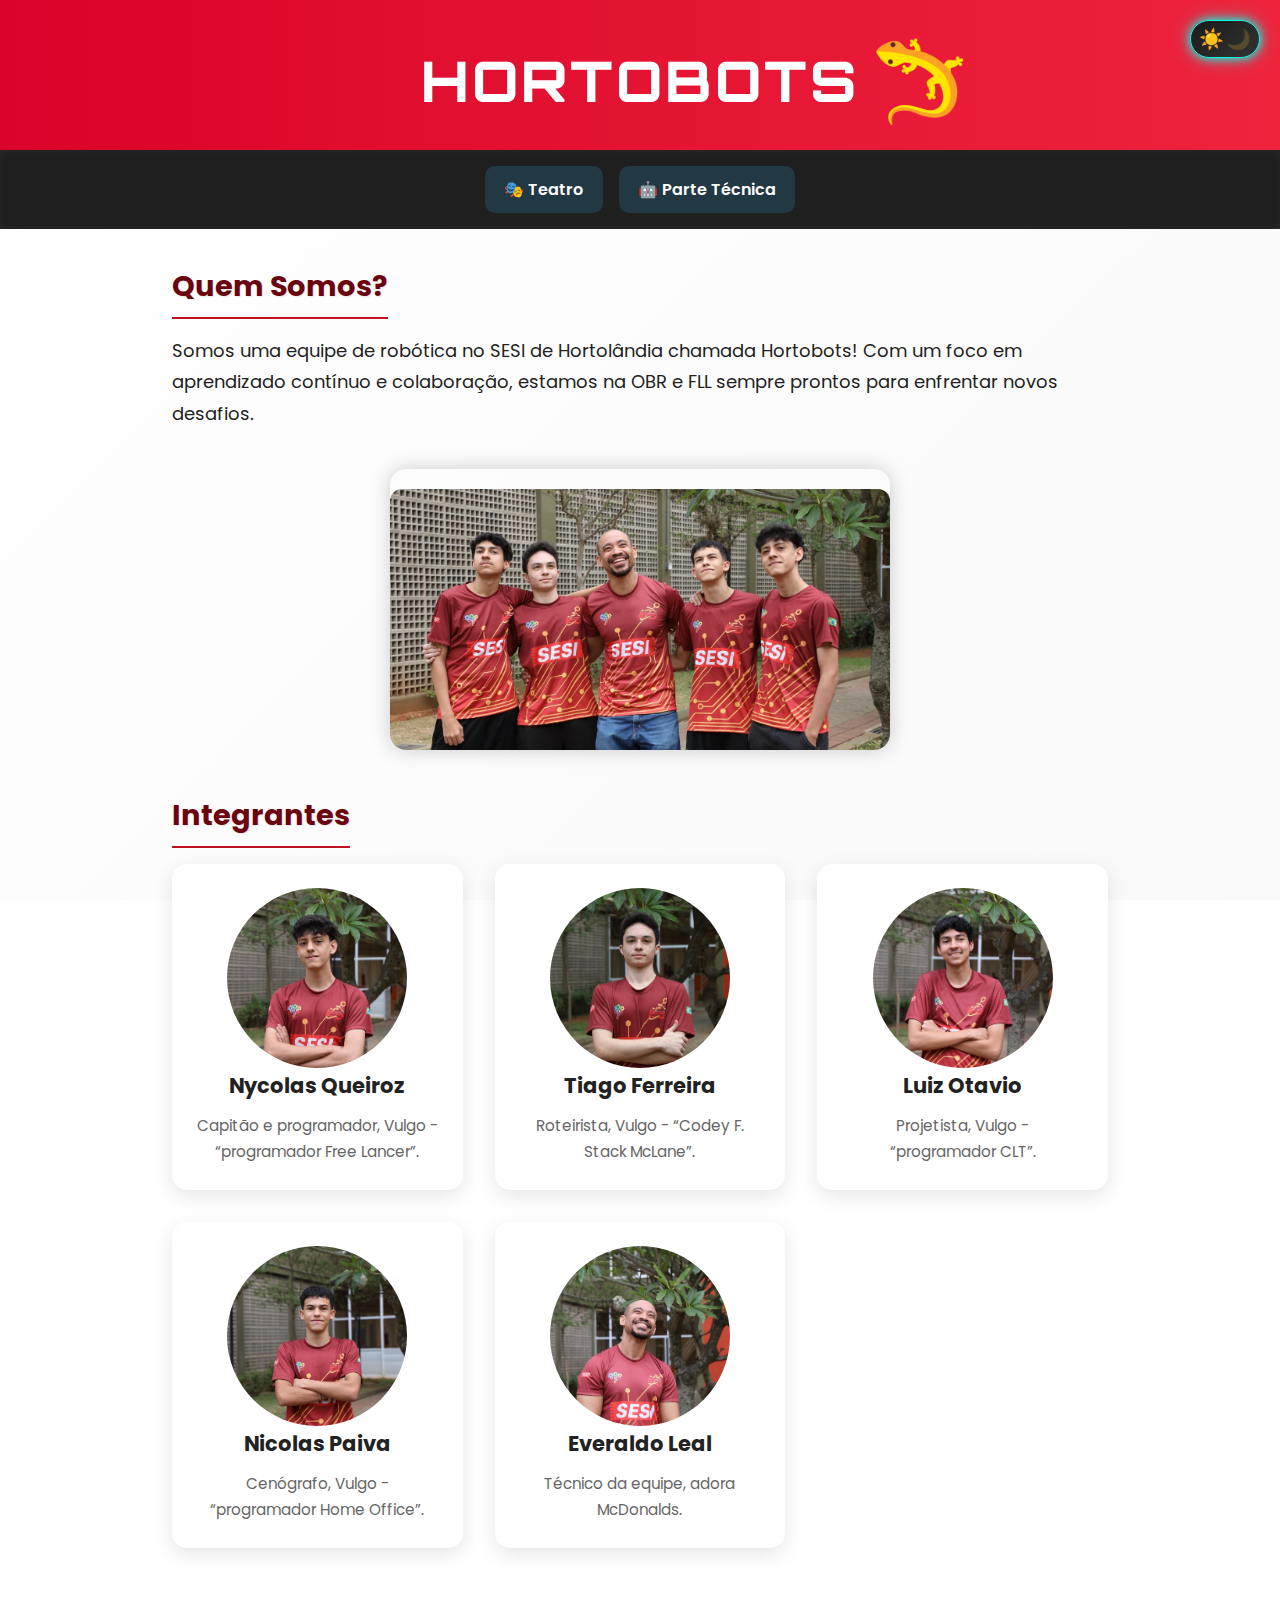
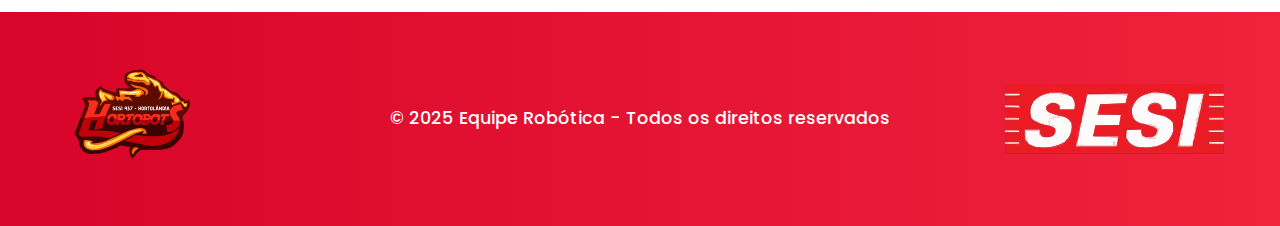
<file: index.html>
<!DOCTYPE html>
<html lang="pt-BR">
<head>
<meta charset="UTF-8" />
<meta name="viewport" content="width=device-width, initial-scale=1.0" />
<title>Hortobots - HOME</title>

<!-- Fonte moderna -->
<link href="https://fonts.googleapis.com/css2?family=Orbitron:wght@500&family=Poppins:wght@300;400;600&display=swap" rel="stylesheet">

<!-- Estilo -->
<link rel="stylesheet" href="styles.css" />

</head>
<body>

  <header>
    <div class="header-content">
      <h1>HORTOBOTS</h1>
      <img src="./img/AI__4_-removebg-preview.png" alt="Calango animado" class="calango-img" />
    </div>
  </header>
  
  <div class="theme-switch-wrapper">
    <label class="theme-switch" for="checkbox">
      <input type="checkbox" id="checkbox" onchange="toggleDarkMode()">
      <div class="slider-icon">
        <span class="sun">☀️</span>
        <span class="moon">🌙</span>
      </div>
    </label>
  </div>
 
  
  <nav>
    <a href="teatro/index-teatro.html">🎭 Teatro</a>
    <a href="tecnico/index.html">🤖 Parte Técnica</a>
  </nav>
  
  <main>
    <section class="sobre">
      <div class="container">
        <h2>Quem Somos?</h2>
        <p>
          Somos uma equipe de robótica no SESI de Hortolândia chamada Hortobots! Com um foco em aprendizado contínuo e colaboração, estamos na OBR e FLL sempre prontos para enfrentar novos desafios.
        </p>
      </div>
    </section>
    
    <section class="Hortobots">
      <div class="container">
        <div class="grupo-flip" onclick="flipGrupo()">
          <div class="grupo-inner" id="grupoCard">
            <div class="grupo-front">
              <img src="./img/hortobots.jpeg" alt="Foto da equipe Hortobots" class="img-em-grupo" />
            </div>
            <div class="grupo-back">
              <video class="video-grupo" src="./img/animação hortobots.mp4" muted loop></video>
            </div>
          </div>
        </div>
      </div>
    </section>
  
    <section class="integrantes">
      <div class="container">
        <h2>Integrantes</h2>
  
        <div class="grid-membros">
          <article class="team-member">
            <div class="profile-wrapper">
              <div class="flip-card">
                <div class="front">
                  <img src="./img/Queiroz.jpeg" alt="Foto Queiroz">
                </div>
                <div class="back">
                  <video class="team-animation" muted loop>
                    <source src="./img/animação queiroz.mp4" type="video/mp4">
                  </video>
                </div>
              </div>
            </div>
            <h3 class="team-member-name" onclick="flip(this)">Nycolas Queiroz</h3>
            <p class="team-member-info">Capitão e programador, Vulgo - “programador Free Lancer”.</p>
          </article>
  
          <article class="team-member">
            <div class="profile-wrapper">
              <div class="flip-card">
                <div class="front">
                  <img src="./img/Tiago.jpeg" alt="Foto Tiago">
                </div>
                <div class="back">
                  <video class="team-animation" muted loop>
                    <source src="./img/animaçãoTiago.mp4" type="video/mp4">
                  </video>
                </div>
              </div>
            </div>
            <h3 class="team-member-name" onclick="flip(this)">Tiago Ferreira</h3>
            <p class="team-member-info">Roteirista, Vulgo - “Codey F. Stack McLane”.</p>
          </article>
          
          <article class="team-member">
            <div class="profile-wrapper">
              <div class="flip-card">
                <div class="front">
                  <img src="./img/Luiz.jpeg" alt="Foto Luiz">
                </div>
                <div class="back">
                  <video class="team-animation" muted loop>
                    <source src="./img/animaçãoluiz.mp4" type="video/mp4">
                  </video>
                </div>
              </div>
            </div>
            <h3 class="team-member-name" onclick="flip(this)">Luiz Otavio</h3>
            <p class="team-member-info">Projetista, Vulgo - “programador CLT”.</p>
          </article>
          
          <article class="team-member">
            <div class="profile-wrapper">
              <div class="flip-card">
                <div class="front">
                  <img src="./img/Paiva.jpeg" alt="Foto Nicolas">
                </div>
                <div class="back">
                  <video class="team-animation" muted loop>
                    <source src="./img/paivaanimação.mp4" type="video/mp4">
                  </video>
                </div>
              </div>
            </div>
            <h3 class="team-member-name" onclick="flip(this)">Nicolas Paiva</h3>
            <p class="team-member-info">Cenógrafo, Vulgo - “programador Home Office”.</p>
          </article>
          
          <article class="team-member">
            <div class="profile-wrapper">
              <div class="flip-card">
                <div class="front">
                  <img src="./img/Everaldo.jpeg" alt="Foto Everaldo">
                </div>
                <div class="back">
                  <video class="team-animation" muted loop>
                    <source src="./img/anamação Everaldo.mp4" type="video/mp4">
                  </video>
                </div>
              </div>
            </div>
            <h3 class="team-member-name" onclick="flip(this)">Everaldo Leal</h3>
            <p class="team-member-info">Técnico da equipe, adora McDonalds.</p>
          </article>
          
  
        </div>
      </div>
    </section>
  </main>
  
  <footer>
    <div class="footer-content">
      <img src="./img/logo.svg" alt="Logo Esquerda" class="footer-logo logo-esquerda" />
      <div class="footer-text">
        <p>© 2025 Equipe Robótica - Todos os direitos reservados</p>
      </div>
      <img src="./img/sesi-logo.svg" alt="Logo Direita" class="footer-logo logo-direita" />
    </div>
  </footer>
  
  <script>
    function flip(element) {
      const card = element.previousElementSibling.querySelector('.flip-card');
      card.classList.toggle('flipped');
      const video = card.querySelector('video');
      if (card.classList.contains('flipped')) {
        video.play();
      } else {
        video.pause();
      }
    }
  
    const darkMode = localStorage.getItem('darkMode');
    if (darkMode === 'enabled') {
      document.body.classList.add('dark-mode');
      document.querySelector('.theme-switch input').checked = true;
    }
  
    document.querySelector('.theme-switch input').addEventListener('change', () => {
      if (event.target.checked) {
        document.body.classList.add('dark-mode');
        localStorage.setItem('darkMode', 'enabled');
      } else {
        document.body.classList.remove('dark-mode');
        localStorage.setItem('darkMode', 'disabled');
      }
    });

    
  function flipGrupo() {
    const flip = document.querySelector('.grupo-flip');
    const video = flip.querySelector('video');
    flip.classList.toggle('flipped');

    if (flip.classList.contains('flipped')) {
      video.play();
    } else {
      video.pause();
      video.currentTime = 0;
    }
  }

  </script>
  
  </body>
  </html>
</file>
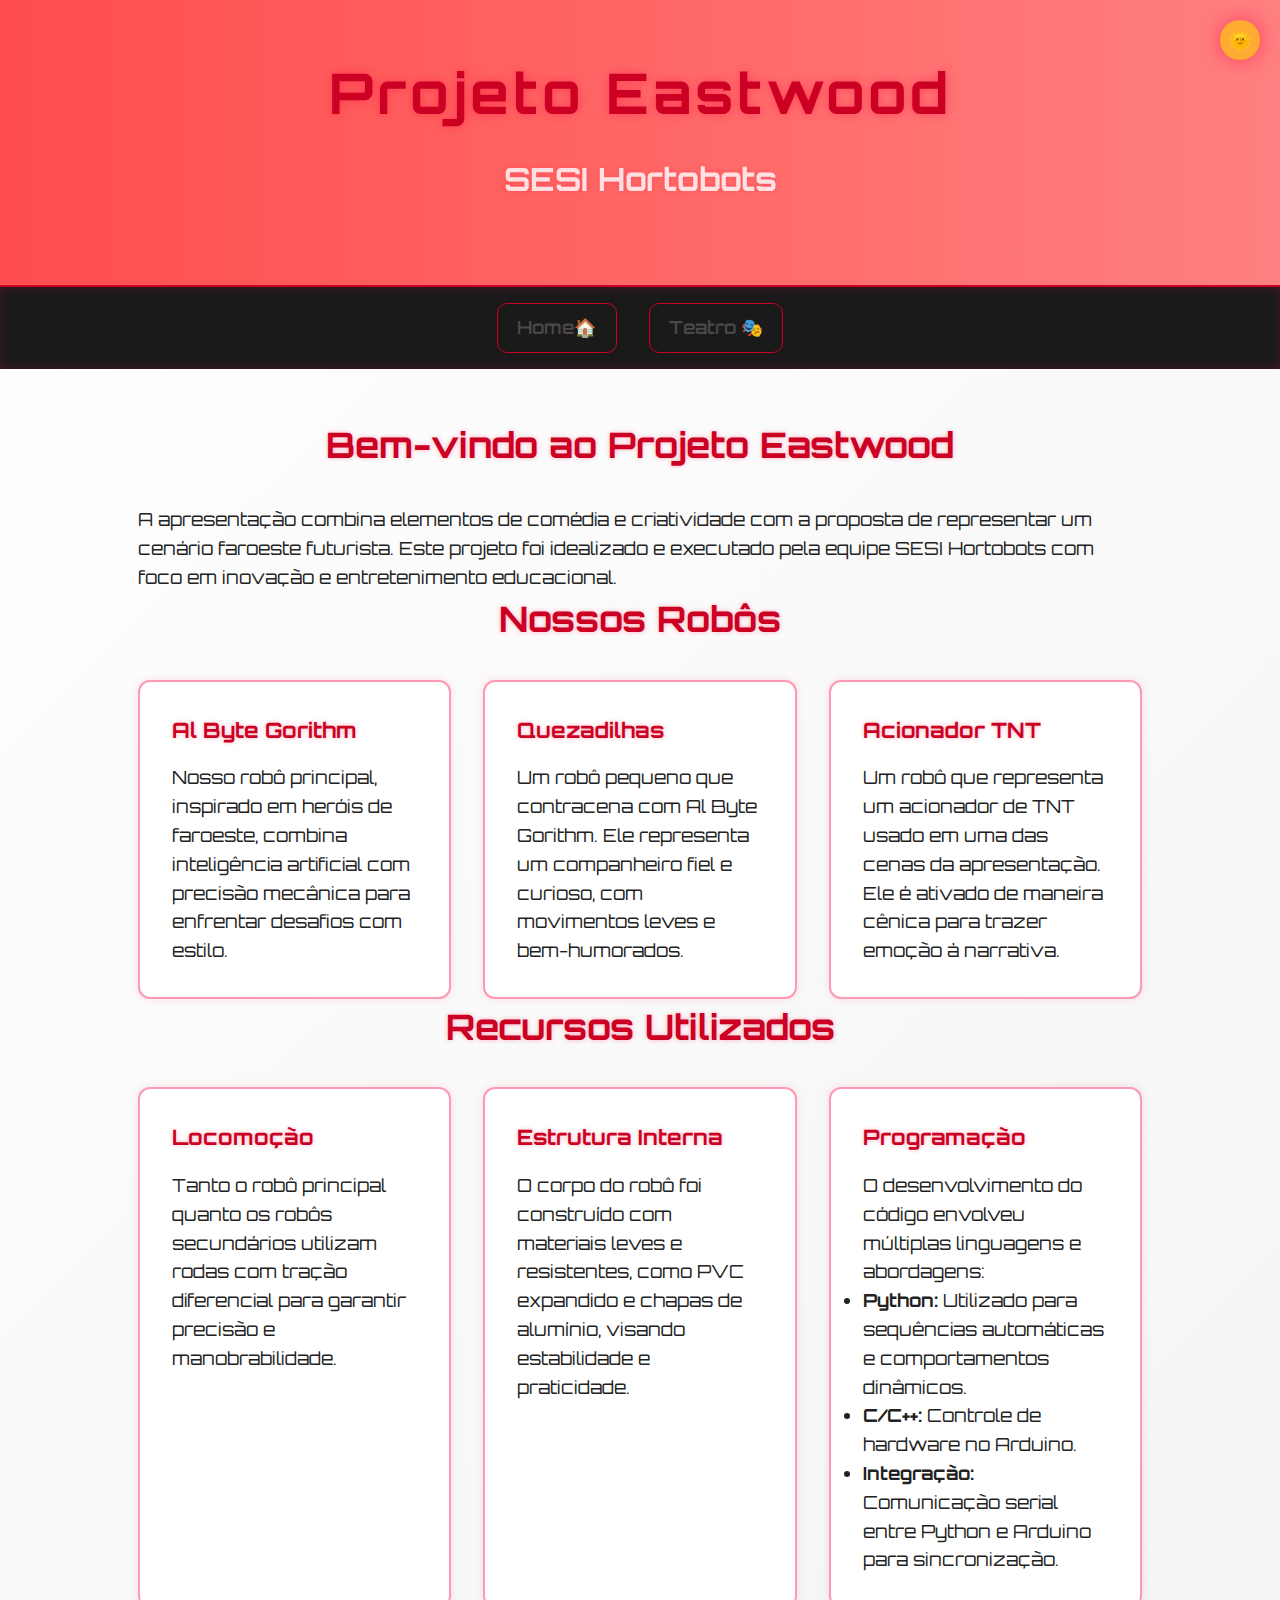
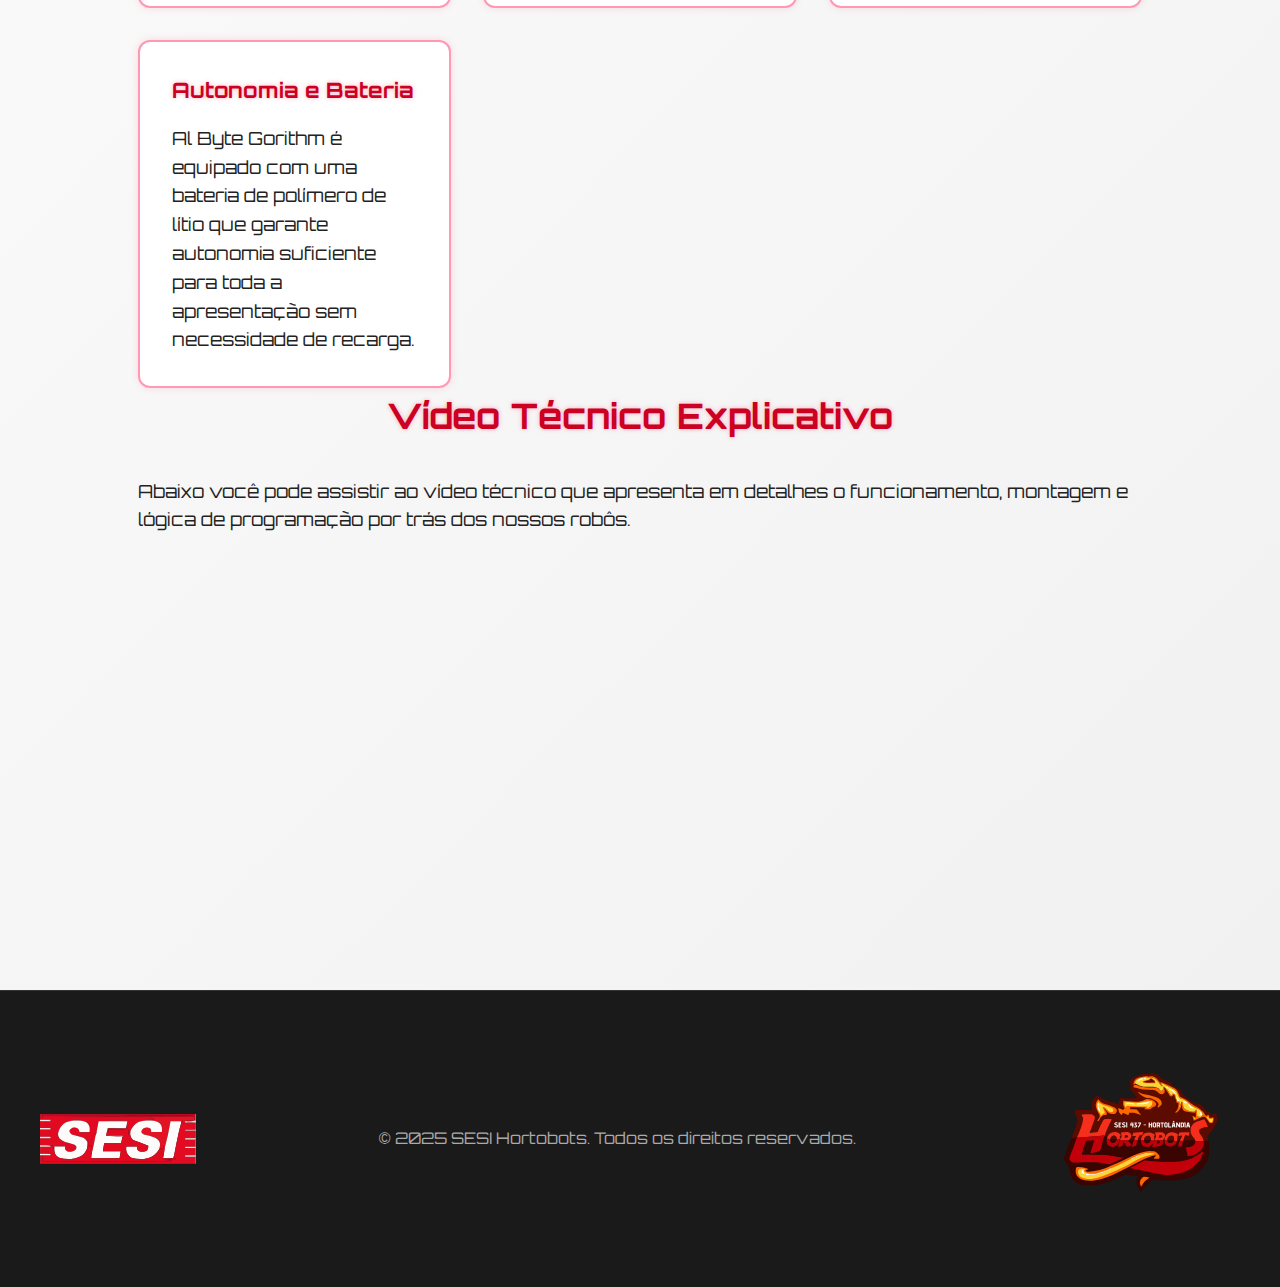
<file: tecnico/index.html>
<!DOCTYPE html>
<html lang="pt-br" data-theme="light">

<head>
  <meta charset="UTF-8">
  <meta name="viewport" content="width=device-width, initial-scale=1.0">
  <title>Projeto Eastwood - SESI Hortobots</title>
  <link rel="stylesheet" href="styles.css">
</head>

<body>
  <!-- Botão para alternar entre os temas -->
  <div class="switch-container" onclick="toggleTheme()">
    <div class="switch-icon sun">
      🌞
    </div>
    <div class="switch-icon moon">
      🌙
    </div>
  </div>



  <header>
    <h1>Projeto Eastwood</h1>
    <h2>SESI Hortobots</h2>
  </header>

  <nav>
    <a href="../index.html">Home🏠</a>
    <a href="../teatro/index-teatro.html">Teatro 🎭</a>


  </nav>

  <main>
    <section class="intro">
      <h2>Bem-vindo ao Projeto Eastwood</h2>
      <p>A apresentação combina elementos de comédia e criatividade com a proposta de representar um cenário faroeste
        futurista. Este projeto foi idealizado e executado pela equipe SESI Hortobots com foco em inovação e
        entretenimento educacional.</p>
    </section>

    <section id="robos">
      <h2>Nossos Robôs</h2>
      <div class="card-grid">
        <div class="card">
          <h3>Al Byte Gorithm</h3>
          <p>Nosso robô principal, inspirado em heróis de faroeste, combina inteligência artificial com precisão
            mecânica para enfrentar desafios com estilo.</p>
        </div>
        <div class="card">
          <h3>Quezadilhas</h3>
          <p>Um robô pequeno que contracena com Al Byte Gorithm. Ele representa um companheiro fiel e curioso, com
            movimentos leves e bem-humorados.</p>
        </div>
        <div class="card">
          <h3>Acionador TNT</h3>
          <p>Um robô que representa um acionador de TNT usado em uma das cenas da apresentação. Ele é ativado de maneira
            cênica para trazer emoção à narrativa.</p>
        </div>
      </div>
    </section>

    <section id="recursos">
      <h2>Recursos Utilizados</h2>
      <div class="card-grid">
        <div class="card">
          <h3>Locomoção</h3>
          <p>Tanto o robô principal quanto os robôs secundários utilizam rodas com tração diferencial para garantir
            precisão e manobrabilidade.</p>
        </div>
        <div class="card">
          <h3>Estrutura Interna</h3>
          <p>O corpo do robô foi construído com materiais leves e resistentes, como PVC expandido e chapas de alumínio,
            visando estabilidade e praticidade.</p>
        </div>
        <div class="card">
          <h3>Programação</h3>
          <p>O desenvolvimento do código envolveu múltiplas linguagens e abordagens:</p>
          <ul>
            <li><strong>Python:</strong> Utilizado para sequências automáticas e comportamentos dinâmicos.</li>
            <li><strong>C/C++:</strong> Controle de hardware no Arduino.</li>
            <li><strong>Integração:</strong> Comunicação serial entre Python e Arduino para sincronização.</li>
          </ul>
        </div>
        <div class="card">
          <h3>Autonomia e Bateria</h3>
          <p>Al Byte Gorithm é equipado com uma bateria de polímero de lítio que garante autonomia suficiente para toda
            a apresentação sem necessidade de recarga.</p>
        </div>
      </div>
    </section>

    <section id="video">
      <h2>Vídeo Técnico Explicativo</h2>
      <p>Abaixo você pode assistir ao vídeo técnico que apresenta em detalhes o funcionamento, montagem e lógica de
        programação por trás dos nossos robôs.</p>
      <!-- Substituir o link abaixo pelo vídeo correto -->
      <iframe width="100%" height="400" src="https://www.youtube.com/embed/2bO-ns-lPuQ" frameborder="0"
        allowfullscreen></iframe>

    </section>
  </main>

  <footer>
    <div class="footer-content">
      <!-- Logo à esquerda -->
      <img src="./img/sesi-logo.svg" alt="Logo SESI" class="footer-logo sesi-logo" />

      <!-- Texto centralizado -->
      <p class="footer-text">© 2025 SESI Hortobots. Todos os direitos reservados.</p>

      <!-- Logo à direita -->
      <img src="./img/logo.svg" alt="Logo Hortobots" class="footer-logo hortobots-logo" />
    </div>
  </footer>

  <script>
    // Função para alternar entre o tema claro e escuro
    function toggleTheme() {
      const html = document.documentElement;
      const switchContainer = document.querySelector('.switch-container');

      // Se o tema atual for claro, muda para escuro
      if (html.classList.contains('light')) {
        html.classList.remove('light');
        html.classList.add('dark');
        switchContainer.classList.add('dark');
        switchContainer.classList.remove('light');
        localStorage.setItem('theme', 'dark'); // Salva a preferência
      } else {
        html.classList.remove('dark');
        html.classList.add('light');
        switchContainer.classList.add('light');
        switchContainer.classList.remove('dark');
        localStorage.setItem('theme', 'light'); // Salva a preferência
      }
    }

    // Verifica se a preferência do tema foi salva
    window.onload = function () {
      const savedTheme = localStorage.getItem('theme');
      const switchContainer = document.querySelector('.switch-container');

      if (savedTheme) {
        document.documentElement.classList.add(savedTheme);
        document.documentElement.setAttribute('data-theme', savedTheme);
        switchContainer.classList.add(savedTheme);
        switchContainer.classList.remove(savedTheme === 'dark' ? 'light' : 'dark');
      } else {
        // Se não houver preferência salva, o site usa o modo claro por padrão
        document.documentElement.classList.add('light');
        document.documentElement.setAttribute('data-theme', 'light');
        switchContainer.classList.add('light');
      }
    };
  </script>

</body>

</html>
</file>
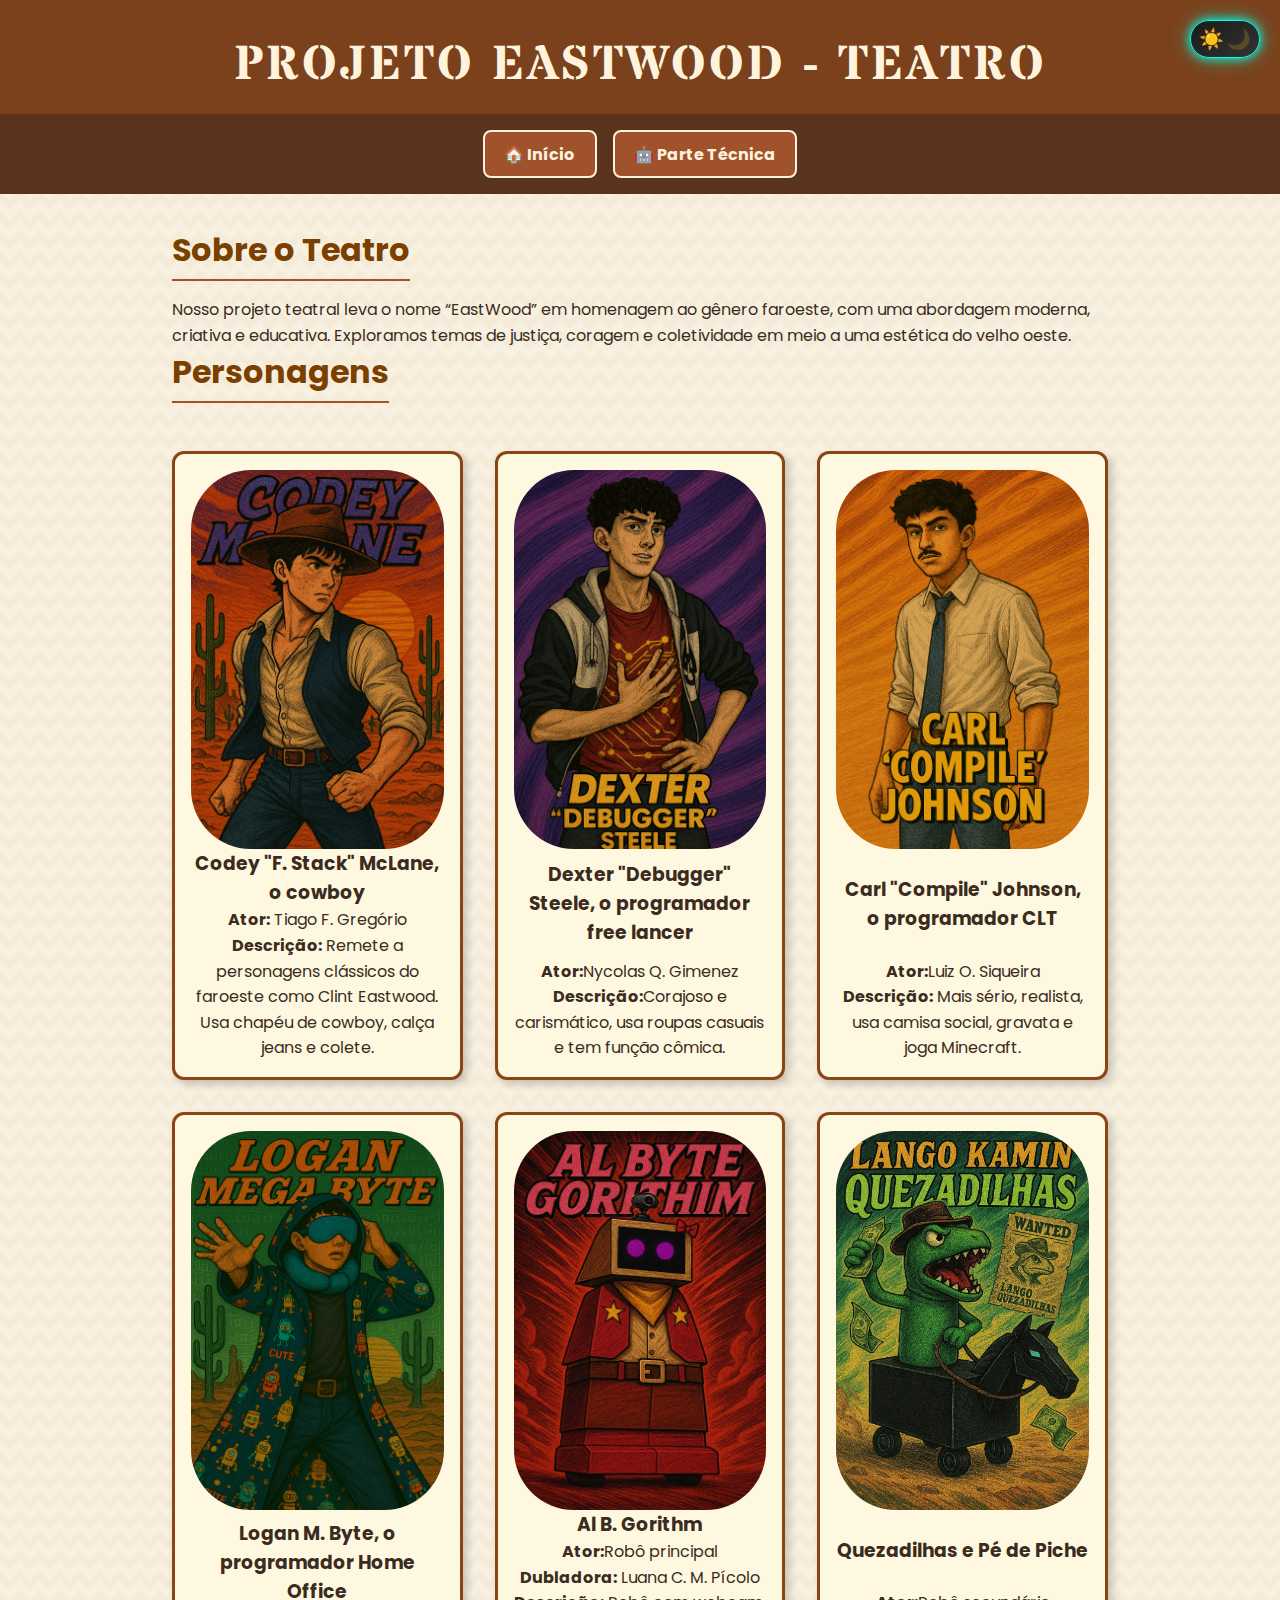
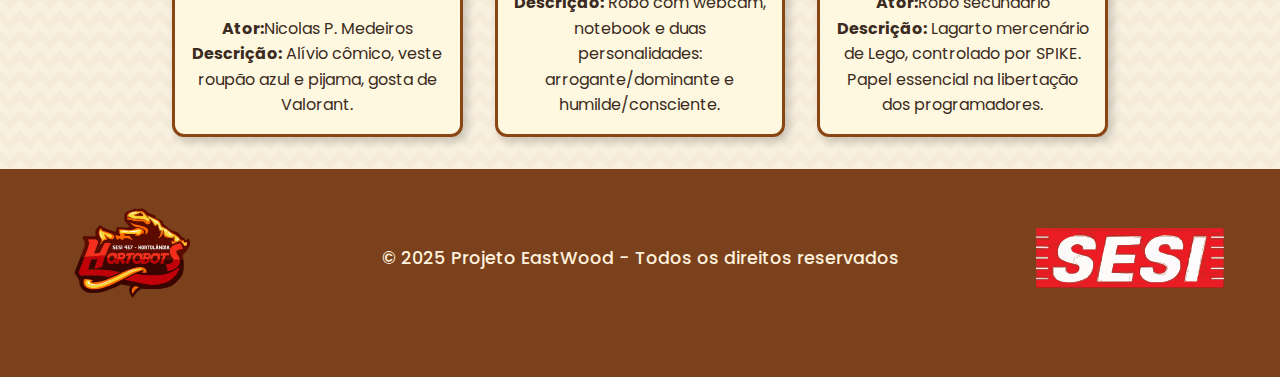
<file: teatro/index-teatro.html>
<!DOCTYPE html>
<html lang="pt-BR">
<head>
  <meta charset="UTF-8" />
  <meta name="viewport" content="width=device-width, initial-scale=1.0" />
  <title>Projeto EastWood - Teatro</title>

  <!-- Fontes -->
  <link href="https://fonts.googleapis.com/css2?family=Stardos+Stencil&family=Poppins:wght@300;400;600&display=swap" rel="stylesheet">
  <link rel="stylesheet" href="./styles.css" />
</head>
<body>
  <header>
    <div class="header-content">
      <h1>Projeto EastWood - Teatro</h1>
    </div>
  </header>
  
  
  <div class="theme-switch-wrapper">
    <label class="theme-switch" for="checkbox">
      <input type="checkbox" id="checkbox">
      <div class="slider-icon">
        <span class="sun">☀️</span>
        <span class="moon">🌙</span>
      </div>
    </label>
  </div>

  <nav>
    <a href="../index.html">🏠 Início</a>
    <a href="../tecnico/index.html">🤖 Parte Técnica</a>
  </nav>

  <main>
    <section class="sobre">
      <div class="container">
        <h2>Sobre o Teatro</h2>
        <p>
          Nosso projeto teatral leva o nome “EastWood” em homenagem ao gênero faroeste, com uma abordagem moderna, criativa e educativa. Exploramos temas de justiça, coragem e coletividade em meio a uma estética do velho oeste.
        </p>
      </div>
    </section>

    <section class="integrantes">
      <div class="container">
        <h2>Personagens</h2>
        <div class="grid-membros">

            <article class="team-member">
                <img src="./img/Tiago.jpeg" alt="Codey McLane">
                <h3 class="team-member-name">Codey "F. Stack" McLane, o cowboy</h3>
                <p class="team-member-info">
                  <strong>Ator:</strong> Tiago F. Gregório<br>
                  <strong>Descrição:</strong> Remete a personagens clássicos do faroeste como Clint Eastwood. Usa chapéu de cowboy, calça jeans e colete.
                </p>
              </article>

              <article class="team-member">
                <img src="./img/Queiroz.jpeg" alt="Dexter Debugger">
                <h3 class="team-member-name">Dexter "Debugger" Steele, o programador free lancer </h3>
                <p class="team-member-info">
                  <strong>Ator:</strong>Nycolas Q. Gimenez<br>
                  <strong>Descrição:</strong>Corajoso e carismático, usa roupas casuais e tem função cômica.
                </p>
              </article>

              <article class="team-member">
                <img src="./img/Luiz.jpeg" alt="Carl Compile">
                <h3 class="team-member-name">Carl "Compile" Johnson, o programador CLT</h3>
                <p class="team-member-info">
                  <strong>Ator:</strong>Luiz O. Siqueira<br>
                  <strong>Descrição:</strong> Mais sério, realista, usa camisa social, gravata e joga Minecraft.
                </p>
              </article>
              <article class="team-member">
                <img src="./img/Paiva.jpeg" alt="Logan M. Byte">
                <h3 class="team-member-name">Logan M. Byte, o programador Home Office</h3>
                <p class="team-member-info">
                  <strong>Ator:</strong>Nicolas P. Medeiros<br>
                  <strong>Descrição:</strong> Alívio cômico, veste roupão azul e pijama, gosta de Valorant.
                </p>
              </article>
              <article class="team-member">
                <img src="./img/WhatsApp Image 2025-04-11 at 20.54.43.jpeg" alt="Al B. Gorithm">
                <h3 class="team-member-name">Al B. Gorithm</h3>
                <p class="team-member-info">
                  <strong>Ator:</strong>Robô principal<br>
                  <strong>Dubladora:</strong> Luana C. M. Pícolo
                  <strong>Descrição:</strong> Robô com webcam, notebook e duas personalidades:
                   arrogante/dominante e humilde/consciente.
                </p>  
              </article>

            </article>
            <article class="team-member">
              <img src="./img/WhatsApp Image 2025-04-11 at 20.54.42.jpeg" alt="Quezadilhas e Pé de Piche">
              <h3 class="team-member-name">Quezadilhas e Pé de Piche</h3>
              <p class="team-member-info">
                <strong>Ator:</strong>Robô secundário<br>
                <strong>Descrição:</strong> Lagarto mercenário de Lego, controlado por SPIKE.
                 Papel essencial na libertação dos programadores.
              </p>
            </article>

        </div>
      </div>
    </section>
  </main>
 

  <footer>
    <div class="footer-content">
      <img src="../img/logo.svg" alt="Logo Esquerda" class="footer-logo logo-esquerda" />
      <div class="footer-text">
        <p>© 2025 Projeto EastWood - Todos os direitos reservados</p>
      </div>
      <img src="../img/sesi-logo.svg" alt="Logo Direita" class="footer-logo logo-direita" />
    </div>
  </footer>
  <footer class="site-footer">

  <script>
    const darkMode = localStorage.getItem('darkMode');
    if (darkMode === 'enabled') {
      document.body.classList.add('dark-mode');
      document.querySelector('.theme-switch input').checked = true;
    }

    document.querySelector('.theme-switch input').addEventListener('change', (event) => {
      if (event.target.checked) {
        document.body.classList.add('dark-mode');
        localStorage.setItem('darkMode', 'enabled');
      } else {
        document.body.classList.remove('dark-mode');
        localStorage.setItem('darkMode', 'disabled');
      }
    });
  </script>

</body>
</html>
</file>
<file: styles.css>
@import url('https://fonts.googleapis.com/css2?family=Orbitron:wght@600;800&display=swap');

* {
    margin: 0;
    padding: 0;
    box-sizing: border-box;
}

body {
    font-family: 'Poppins', sans-serif;
    font-size: 18px;
    line-height: 1.75;
    color: #222;
    margin: 0;
    padding: 0;
    background: linear-gradient(135deg, #ffffff, #f9f9f9);
    background-size: cover;
    background-repeat: no-repeat;
    background-attachment: fixed;
    transition: background 0.3s ease, color 0.3s ease;
  }
  
  
/* ===== HEADER ===== */
header {
    background: linear-gradient(90deg, #d90429, #ef233c);
    color: white;
    padding: 2rem 1rem 1rem;
    text-align: center;
    box-shadow: 0 4px 10px rgba(0, 0, 0, 0.2);
    height: 150px;
}

.header-content {
    position: relative;
    text-align: center;
  }

.header-content h1 {
    flex-grow: 1;
    text-align: center;
    font-family: 'Orbitron', sans-serif;
    font-size: 3.5rem;
    font-weight: 800;
    letter-spacing: 3px;
    text-transform: uppercase;
    animation: fadeInDown 1s ease-out;
}

.header-logo {
    height: 60px;
    width: auto;
}

/* ===== NAVIGATION ===== */
nav {
    display: flex;
    justify-content: center;
    flex-wrap: wrap;
    gap: 1rem;
    background-color: #1f1f1f;
    padding: 1rem;
    box-shadow: inset 0 0 10px rgba(255, 255, 255, 0.05);
    flex-direction: row;
}

nav a {
    color: white;
    text-decoration: none;
    background-color: #223843;
    padding: 0.6rem 1.2rem;
    border-radius: 10px;
    font-weight: 600;
    font-size: 1rem;
    transition: all 0.3s ease;
    z-index: 10;
}

nav a:hover {
    color: #000;
    transform: scale(1.05);
}

/* ===== MAIN CONTENT ===== */
main {
    padding: 2rem;
    max-width: 1000px;
    margin: auto;
}

section {
    margin-bottom: 2rem;
}

h2 {
    color: #6a040f;
    margin-bottom: 1rem;
    font-size: 1.8rem;
    border-bottom: 2px solid #c1121f;
    display: inline-block;
    padding-bottom: 5px;
    text-shadow: 1px 1px 2px rgba(0, 0, 0, 0.1);
}

/* ===== TEAM MEMBERS ===== */
.grid-membros {
    display: grid;
    grid-template-columns: repeat(auto-fit, minmax(220px, 1fr));
    gap: 2rem;
    justify-items: center;
}

.team-member {
    background: white;
    border-radius: 15px;
    padding: 1.5rem;
    box-shadow: 0 6px 20px rgba(0, 0, 0, 0.1);
    transition: transform 0.3s;
    text-align: center;
}

.team-member:hover {
    transform: translateY(-5px);
}

.team-member-name {
    transition: color 0.3s ease;
}

.team-member-name:hover,
.flipped ~ .team-member-name {
    color: #570c0c;
}

.team-member-info {
    font-size: 0.95rem;
    margin-top: 0.5rem;
    color: #666;
}

body.dark-mode .team-member-info {
    color: #ffffff;
    font-weight: 500;
    text-shadow: 0 0 5px rgba(255, 255, 255, 0.3);
}

.team-member.with-animation {
    display: flex;
    align-items: center;
    gap: 1rem;
}

.team-member .animation-wrapper {
    width: 80px;
    height: 80px;
    border-radius: 50%;
    overflow: hidden;
    flex-shrink: 0;
    border: 2px solid #ccc;
    transition: border 0.3s ease, box-shadow 0.3s ease;
}

.team-member .animation-wrapper video {
    width: 100%;
    height: 100%;
    object-fit: cover;
    pointer-events: none;
    opacity: 0;
    transition: opacity 0.3s ease;
}

.team-member:hover .animation-wrapper video {
    opacity: 1;
}

.team-member:hover .animation-wrapper {
    border: 2px solid #ff5ce1;
    box-shadow: 0 0 10px #ff5ce1aa;
}

/* ===== FLIP CARD ===== */
.flip-card {
    width: 180px;
    height: 180px;
    perspective: 1000px;
    margin: auto;
    position: relative;
    transform-style: preserve-3d;
    transition: transform 0.8s ease;
}

.flip-card .front,
.flip-card .back {
    width: 100%;
    height: 100%;
    position: absolute;
    backface-visibility: hidden;
    border-radius: 50%;
    overflow: hidden;
    transition: transform 0.8s ease;
}

.flip-card .front img,
.flip-card .back video {
    width: 100%;
    height: 100%;
    object-fit: cover;
}

.flip-card.flipped .front {
    transform: rotateY(180deg);
}

.flip-card.flipped .back {
    transform: rotateY(0deg);
}

.flip-card .front {
    transform: rotateY(0deg);
    z-index: 2;
}

.flip-card .back {
    transform: rotateY(180deg);
    z-index: 1;
}

/* ===== GRUPO FLIP ===== */
.grupo-flip {
    width: 100%;
    max-width: 500px;
    margin: 0 auto;
    perspective: 1000px;
    cursor: pointer;
}

.grupo-inner {
    position: relative;
    width: 100%;
    padding-top: 56.25%;
    transition: transform 0.8s;
    transform-style: preserve-3d;
}

.grupo-flip.flipped .grupo-inner {
    transform: rotateY(180deg);
}

.grupo-front,
.grupo-back {
    position: absolute;
    top: 0;
    left: 0;
    width: 100%;
    height: 100%;
    backface-visibility: hidden;
    border-radius: 16px;
    overflow: hidden;
    box-shadow: 0 0 20px rgba(0, 0, 0, 0.2);
}

.grupo-front img,
.grupo-back video {
    width: 100%;
    height: 100%;
    object-fit: cover;
}

.grupo-back {
    transform: rotateY(180deg);
}

/* ===== FOOTER ===== */
footer {
    background: linear-gradient(90deg, #d90429, #ef233c);
    color: white;
    padding: 2rem 1rem;
    text-align: center;
}

.footer-content {
    max-width: 1200px;
    margin: 0 auto;
    padding: 0 1rem;
    display: flex;
    align-items: center;
    justify-content: space-between;
    position: relative;
    flex-direction: row;
}

.footer-logo,
.logo-esquerda {
    height: 70px;
    width: auto;
}

.logo-esquerda {
    height: 150px;
}

.footer-text {
    position: absolute;
    left: 50%;
    transform: translateX(-50%);
    text-align: center;
    font-size: 1.1rem;
    font-weight: 500;
    white-space: nowrap;
}

/* ===== DARK MODE ===== */
body.dark-mode {
    background: #1a0000;
    color: #f0eaea;
}

body.dark-mode header,
body.dark-mode footer {
    background: linear-gradient(90deg, #2b0000, #5c0000);
    box-shadow: 0 4px 12px rgba(255, 0, 0, 0.2);
    color: #f8f8f8;
}

body.dark-mode nav {
    background-color: #2a0000;
    box-shadow: inset 0 0 20px rgba(255, 0, 0, 0.1);
}

body.dark-mode nav a {
    background-color: #3a0000;
    color: #f0eaea;
    border: 1px solid #ff4d4d;
}

body.dark-mode nav a:hover {
    background-color: #ff4d4d;
    color: #000;
}

body.dark-mode .team-member {
    background: #330000;
    color: #f5f5f5;
    box-shadow: 0 0 12px rgba(255, 50, 50, 0.2);
}

body.dark-mode h2 {
    color: #ff4d4d;
    border-color: #ff9999;
}

body.dark-mode .footer-text {
    color: #e0dcdc;
}

/* ===== SWITCH ===== */
.theme-switch-wrapper {
    position: fixed;
    top: 20px;
    right: 20px;
    z-index: 999;
}

.theme-switch {
    display: inline-block;
    width: 70px;
    height: 38px;
    position: relative;
}

.theme-switch input {
    opacity: 0;
    width: 0;
    height: 0;
}

.slider-icon {
    position: absolute;
    top: 0;
    left: 0;
    right: 0;
    bottom: 0;
    background: linear-gradient(145deg, #1a1a1a, #333333);
    border-radius: 34px;
    display: flex;
    align-items: center;
    justify-content: space-between;
    padding: 0 8px;
    font-size: 20px;
    color: #ffcc00;
    box-shadow: 0 0 10px #00ffe7, 0 0 20px #00ffe788;
    border: 1px solid #00ffe7;
    transition: background 0.4s ease;
}

.slider-icon .sun,
.slider-icon .moon {
    animation: popFade 0.4s ease;
    transition: opacity 0.3s ease;
}

input:checked + .slider-icon {
    background: linear-gradient(145deg, #000000, #1c1c1c);
    box-shadow: 0 0 10px #ff0080, 0 0 20px #ff008088;
    border: 1px solid #ff0080;
}

input:checked + .slider-icon .sun {
    opacity: 0.2;
    animation: spinAndPulse 0.6s ease;
}

input:not(:checked) + .slider-icon .moon {
    opacity: 0.2;
    animation: spinAndPulse 0.6s ease;
}

body.dark-mode input:checked + .slider-icon {
    background-color: #888;
}

/* ===== ANIMAÇÕES ===== */
@keyframes fadeInUp {
    from {
        opacity: 0;
        transform: translateY(30px);
    }
    to {
        opacity: 1;
        transform: translateY(0);
    }
}

@keyframes fadeInDown {
    from {
        opacity: 0;
        transform: translateY(-30px);
    }
    to {
        opacity: 1;
        transform: translateY(0);
    }
}

@keyframes spinAndPulse {
    0% {
        transform: rotate(0deg) scale(1);
        opacity: 1;
    }
    50% {
        transform: rotate(180deg) scale(1.3);
        opacity: 0.8;
    }
    100% {
        transform: rotate(360deg) scale(1);
        opacity: 1;
    }
}

@keyframes popFade {
    0% {
        transform: scale(0.8) translateY(10px);
        opacity: 0;
    }
    50% {
        transform: scale(1.2) translateY(-4px);
        opacity: 1;
    }
    100% {
        transform: scale(1) translateY(0);
        opacity: 1;
    }
}

/* === EXTRAS === */
.img-em-grupo {
    display: block;
    width: 100%;
    max-width: 500px;
    margin: 20px auto;
    border-radius: 12px;
    box-shadow: 0 0 15px rgba(255, 255, 255, 0.2);
}

.Hortobots {
    text-align: center;
    margin: 40px 0;
}

.calango-img {
    position: relative;
    top: -100px;
    left: 280px;
    width: 100px;
    transform: rotate(0deg);
    z-index: 5;
    pointer-events: none;
    height: auto;    

}
</file>
<file: teatro/styles.css>
@import url('https://fonts.googleapis.com/css2?family=Orbitron:wght@600;800&display=swap');


* {
  margin: 0;
  padding: 0;
  box-sizing: border-box;
}

body {
  font-family: 'Poppins', sans-serif;
  background-color: #f8f1e2;
  background-image: linear-gradient(135deg, #f4ebd9 25%, transparent 25%),
                    linear-gradient(225deg, #f4ebd9 25%, transparent 25%),
                    linear-gradient(45deg, #f4ebd9 25%, transparent 25%),
                    linear-gradient(315deg, #f4ebd9 25%, #f8f1e2 25%);
  background-position: 10px 0, 10px 0, 0 0, 0 0;
  background-size: 20px 20px;
  background-repeat: repeat;
  color: #3b2b20;
  transition: background 0.4s ease, color 0.4s ease;
}



/* HEADER */
header {
  background: #7a411c;
  color: #fff3dd;
  padding: 2rem 1rem 1rem;
  text-align: center;
  box-shadow: 0 4px 10px rgba(0, 0, 0, 0.3);

}

.header-content h1 {
  font-family: 'Stardos Stencil', cursive;
  font-size: 3rem;
  letter-spacing: 3px;
  text-transform: uppercase;
  animation: fadeInDown 1s ease-out;
}

/* NAV */
nav {
  display: flex;
  justify-content: center;
  flex-wrap: wrap;
  gap: 1rem;
  background-color: #5a331c;
  padding: 1rem;
}

nav a {
  color: #fff3dd;
  text-decoration: none;
  background-color: #a0522d;
  padding: 0.6rem 1.2rem;
  border-radius: 8px;
  font-weight: bold;
  border: 2px solid #fff2dc;
  transition: all 0.3s ease;
}

nav a:hover {
  background-color: #fff2dc;
  color: #5c3317;
  border-color: #5c3317;
}

/* SECTIONS */
main {
  padding: 2rem;
  max-width: 1000px;
  margin: auto;
}

h2 {
  color: #7b3f00;
  font-size: 2rem;
  margin-bottom: 1rem;
  border-bottom: 2px solid #a0522d;
  display: inline-block;
  padding-bottom: 5px;
}

p {
  line-height: 1.6;
}

/* ELENCO */
.grid-membros {
  display: grid;
  grid-template-columns: repeat(auto-fit, minmax(220px, 1fr));
  gap: 2rem;
  margin-top: 2rem;
}

.team-member {
  text-align: center;
  background: #fff8e1;
  padding: 1rem;
  border: 3px solid #8b4513;
  border-radius: 12px;
  box-shadow: 4px 4px 10px rgba(0,0,0,0.2);
  transition: transform 0.3s ease;
}

.team-member:hover {
  transform: translateY(-5px);
}

.static-card img {
  width: 100%;
  height: auto;
  border-radius: 10px;
  border: 2px solid #5c3317;
}

/* FOOTER */
footer {
  background: #7a411c;
  color: #fff2dc;
  padding: 0.9rem 1rem;
  text-align: center;
}

.footer-content {
  max-width: 1200px;
  margin: 0 auto;
  padding: 0 1rem;
  display: flex;
  align-items: center;
  justify-content: space-between;
  flex-direction: row;
  position: relative;
}

.footer-logo,
.logo-esquerda {
  height: 60px;
  width: auto;
}

.logo-esquerda {
  height: 150px;
}

.footer-text {
  position: absolute;
  left: 50%;
  transform: translateX(-50%);
  text-align: center;
  font-size: 1.1rem;
  font-weight: 500;
}

/* SWITCH DE TEMA */
.theme-switch-wrapper {
    position: fixed;
    top: 20px;
    right: 20px;
    z-index: 999;
}

.theme-switch {
    display: inline-block;
    width: 70px;
    height: 38px;
    position: relative;
}

.theme-switch input {
    opacity: 0;
    width: 0;
    height: 0;
}

.slider-icon {
    position: absolute;
    top: 0;
    left: 0;
    right: 0;
    bottom: 0;
    background: linear-gradient(145deg, #1a1a1a, #333333);
    border-radius: 34px;
    display: flex;
    align-items: center;
    justify-content: space-between;
    padding: 0 8px;
    font-size: 20px;
    color: #ffcc00;
    box-shadow: 0 0 10px #00ffe7, 0 0 20px #00ffe788;
    border: 1px solid #00ffe7;
    transition: background 0.4s ease;
}

.slider-icon .sun,
.slider-icon .moon {
    animation: popFade 0.4s ease;
    transition: opacity 0.3s ease;
}

input:checked + .slider-icon {
    background: linear-gradient(145deg, #000000, #1c1c1c);
    box-shadow: 0 0 10px #ff0080, 0 0 20px #ff008088;
    border: 1px solid #ff0080;
}

input:checked + .slider-icon .sun {
    opacity: 0.2;
    animation: spinAndPulse 0.6s ease;
}

input:not(:checked) + .slider-icon .moon {
    opacity: 0.2;
    animation: spinAndPulse 0.6s ease;
}

body.dark-mode input:checked + .slider-icon {
    background-color: #888;
}

/* ===== ANIMAÇÕES ===== */
@keyframes fadeInUp {
    from {
        opacity: 0;
        transform: translateY(30px);
    }
    to {
        opacity: 1;
        transform: translateY(0);
    }
}

@keyframes fadeInDown {
    from {
        opacity: 0;
        transform: translateY(-30px);
    }
    to {
        opacity: 1;
        transform: translateY(0);
    }
}

@keyframes spinAndPulse {
    0% {
        transform: rotate(0deg) scale(1);
        opacity: 1;
    }
    50% {
        transform: rotate(180deg) scale(1.3);
        opacity: 0.8;
    }
    100% {
        transform: rotate(360deg) scale(1);
        opacity: 1;
    }
}

@keyframes popFade {
    0% {
        transform: scale(0.8) translateY(10px);
        opacity: 0;
    }
    50% {
        transform: scale(1.2) translateY(-4px);
        opacity: 1;
    }
    100% {
        transform: scale(1) translateY(0);
        opacity: 1;
    }
}
/* MODO DARK */
body.dark-mode {
  background-color: #2f1b0c;
  background-image: repeating-linear-gradient(
    45deg,
    rgba(53, 29, 17, 0.3) 0px,
    rgba(53, 29, 17, 0.3) 1px,
    transparent 1px,
    transparent 16px
  );
  color: #ffe8c5;
}

body.dark-mode header,
body.dark-mode footer {
  background: #3a1e0d;
  color: #ffe8c5;
  box-shadow: 0 4px 12px rgba(255, 255, 255, 0.1);
}

body.dark-mode nav {
  background-color: #4a2614;
}

body.dark-mode nav a {
  background-color: #7a3e22;
  border-color: #ffe8c5;
  color: #ffe8c5;
}

body.dark-mode nav a:hover {
  background-color: #ffe8c5;
  color: #4a2614;
}

body.dark-mode h2 {
  color: #f5c287;
  border-color: #d1884f;
}

body.dark-mode .team-member {
  background-color: #4a2b18;
  border-color: #bb7e4a;
  color: #ffe8c5;
}

.team-member {
  display: flex;
  flex-direction: column;
  justify-content: space-between;
  height: 100%;
  
}

.grid-membros {
  align-items: stretch;
}



body {
  position: relative;
  overflow-x: hidden;
}

.tumbleweed-bg {
  position: fixed;
  bottom: 0;
  left: -200px; /* começa fora da tela */
  width: 150px;
  height: auto;
  opacity: 0.3;
  filter: blur(2px);
  z-index: -1; /* atrás de todo o conteúdo */
  animation: tumbleweed-roll 20s linear infinite;
}
.team-member img
{
  border-radius: 60px;
}
</file>
<file: tecnico/styles.css>
@import url('https://fonts.googleapis.com/css2?family=Orbitron:wght@500;700&display=swap');

/* ===== RESET E VARIÁVEIS ===== */
* {
    margin: 0;
    padding: 0;
    box-sizing: border-box;
    transition: background 0.3s ease, color 0.3s ease, box-shadow 0.3s ease;
}

:root {
    --bg-dark: #0a0a0a;
    --bg-gradient: linear-gradient(135deg, #0a0a0a, #1a1a1a, #220011);
    --container-bg: radial-gradient(circle at top left, #1f1f1f, #0d0d0d);
    --card-border: #ff0040;
    --accent: #ff0040;
    --text-light: #f0f0f0;
    --text-accent: #ff0040;
    --hover-glow: 0 0 10px #c00030;

    --shadow-small: 0 0 8px #ff004022;
    --shadow-medium: 0 0 15px #ff004044;
    --shadow-hover: 0 0 20px #ff004088;

    --transition: 0.3s ease;
}

/* ===== LIGHT MODE ===== */
html.light {
    --bg-dark: #f9f9f9;
    --bg-gradient: linear-gradient(135deg, #ffffff, #f0f0f0);
    --container-bg: #ffffff;
    --card-border: #cc0022;
    --accent: #cc0022;
    --text-light: #222;
    --text-accent: #cc0022;
    --hover-glow: 0 0 8px #cc002244;
}

/* ===== BODY ===== */
body {
    font-family: 'Orbitron', sans-serif;
    background: var(--bg-gradient);
    color: var(--text-light);
    font-size: 18px;
    line-height: 1.6;
}

/* ===== HEADER ===== */
header {
    padding: 3rem 1rem;
    text-align: center;
    box-shadow: var(--shadow-medium);
    border-bottom: 2px solid var(--card-border);
}

html.light header {
    background: linear-gradient(90deg, #ff4d4d, #ff8080);
}

html.dark header {
    background: linear-gradient(90deg, #1a1a1a, #220011, #1a1a1a);
}

header h1 {
    font-size: 3.5rem;
    font-weight: 700;
    letter-spacing: 4px;
    color: var(--text-accent);
    text-shadow: 0 0 10px #ff004066;
}

header h2 {
    font-size: 2rem;
    color: #fff;
    margin-top: 1rem;
    opacity: 0.8;
}

/* ===== NAVIGATION ===== */
nav {
    display: flex;
    justify-content: center;
    align-items: center;
    gap: 2rem;
    background-color: #1a1a1a;
    padding: 1rem;
    text-align: center;
    box-shadow: inset 0 0 10px #ff004033;
}

nav a {
    color: #4c4848;
    text-decoration: none;
    padding: 0.6rem 1.2rem;
    background-color: transparent;
    border: 1px solid var(--text-accent);
    border-radius: 10px;
    font-weight: 600;
    transition: all var(--transition);
}

nav a:hover,
nav a:focus {
    background-color: var(--text-accent);
    color: #000;
    box-shadow: var(--hover-glow);
    outline: none;
}

/* ===== MAIN CONTENT ===== */
main {
    padding: clamp(1rem, 5vw, 3rem);
    max-width: 1100px;
    margin: 0 auto;
}

h2 {
    text-align: center;
    margin-bottom: 2rem;
    color: var(--text-accent);
    font-size: 2.2rem;
    text-shadow: 0 0 5px rgba(255, 0, 64, 0.3);
}

/* ===== CARDS / CONTAINERS ===== */
.card-grid {
    display: grid;
    grid-template-columns: repeat(auto-fit, minmax(280px, 1fr));
    gap: 2rem;
}

.card {
    background: var(--container-bg);
    border: 2px solid rgba(255, 0, 64, 0.4);
    padding: 2rem;
    border-radius: 12px;
    box-shadow: var(--shadow-small);
    transition: var(--transition);
}

.card:hover {
    box-shadow: var(--shadow-hover);
    transform: translateY(-5px);
}

.card h3 {
    color: var(--text-accent);
    margin-bottom: 1rem;
    text-shadow: 0 0 5px rgba(255, 0, 64, 0.3);
}

/* ===== RECURSOS ===== */
.recurso-box {
    display: grid;
    grid-template-columns: repeat(auto-fit, minmax(280px, 1fr));
    gap: 2rem;
    margin-top: 3rem;
}

.recurso-box .box {
    background: var(--container-bg);
    border: 2px solid rgba(255, 0, 64, 0.4);
    padding: 2rem;
    border-radius: 10px;
    box-shadow: var(--shadow-medium);
    transition: var(--transition);
    text-align: center;
}

.recurso-box .box:hover {
    transform: translateY(-5px);
    box-shadow: var(--shadow-hover);
}

.recurso-box .box h3 {
    color: #fff;
    font-size: 1.5rem;
}

/* ===== TEAM MEMBERS ===== */
.grid-membros {
    display: grid;
    grid-template-columns: repeat(auto-fit, minmax(220px, 1fr));
    gap: 2rem;
    justify-items: center;
}

.team-member {
    background: linear-gradient(145deg, #1b1b1b, #0f0f0f);
    border: 2px solid rgba(255, 0, 64, 0.4);
    border-radius: 15px;
    padding: 2rem;
    box-shadow: var(--shadow-small);
    transition: var(--transition);
    text-align: center;
}

.team-member:hover {
    transform: scale(1.05);
    box-shadow: var(--shadow-hover);
}

.team-member-name {
    color: var(--text-accent);
    font-size: 1.2rem;
    font-weight: bold;
    text-shadow: 0 0 5px rgba(255, 0, 64, 0.3);
}

.team-member-info {
    color: #ccc;
}

/* ===== FLIP CARD ===== */
.flip-card {
    width: 180px;
    height: 180px;
    perspective: 1000px;
    position: relative;
}

.flip-card .front,
.flip-card .back {
    position: absolute;
    border-radius: 50%;
    overflow: hidden;
    backface-visibility: hidden;
    width: 100%;
    height: 100%;
    transition: transform 0.6s;
}

.flip-card .front img,
.flip-card .back video {
    width: 100%;
    height: 100%;
    object-fit: cover;
}

.flip-card .front {
    transform: rotateY(0);
    z-index: 2;
}

.flip-card .back {
    transform: rotateY(180deg);
    z-index: 1;
}

.flip-card.flipped .front {
    transform: rotateY(180deg);
}

.flip-card.flipped .back {
    transform: rotateY(0);
}

/* ===== FOOTER ===== */
footer {
    background: #1a1a1a;
    color: var(--text-light);
    padding: 3rem 1rem;
    text-align: center;
    border-top: 1px solid #333;
}

.footer-content {
    max-width: 1200px;
    margin: 0 auto;
    display: flex;
    justify-content: space-between;
    align-items: center;
    flex-wrap: wrap;
}

.footer-logo.sesi-logo {
    height: 50px;
}

.footer-logo.hortobots-logo {
    height: 200px;
}

.footer-text {
    font-size: 1rem;
    color: #aaa;
}

/* ===== SWITCH MODE BUTTON ===== */
.switch-container {
    position: fixed;
    top: 20px;
    right: 20px;
    display: flex;
    justify-content: center;
    align-items: center;
    cursor: pointer;
}

.switch-container .switch-icon {
    width: 40px;
    height: 40px;
    display: flex;
    justify-content: center;
    align-items: center;
    border-radius: 50%;
    background-color: var(--bg-dark);
    box-shadow: var(--shadow-hover);
}

.switch-container .switch-icon.sun {
    background-color: #ffac33;
    animation: spinAndPulse 2s infinite ease-in-out;
}

.switch-container .switch-icon.moon {
    background-color: #444;
    animation: spinAndPulse 2s infinite ease-in-out;
}

@keyframes spinAndPulse {
    0% {
        transform: rotate(0deg) scale(1);
        opacity: 1;
    }

    50% {
        transform: rotate(180deg) scale(1.3);
        opacity: 0.8;
    }

    100% {
        transform: rotate(360deg) scale(1);
        opacity: 1;
    }
}

html.dark .switch-icon.sun {
    animation: none;
    display: none;
}

html.dark .switch-icon.moon {
    animation: spinAndPulse 2s infinite ease-in-out;
}

html.light .switch-icon.sun {
    animation: spinAndPulse 2s infinite ease-in-out;
}

html.light .switch-icon.moon {
    animation: none;
    display: none;
}
</file>
